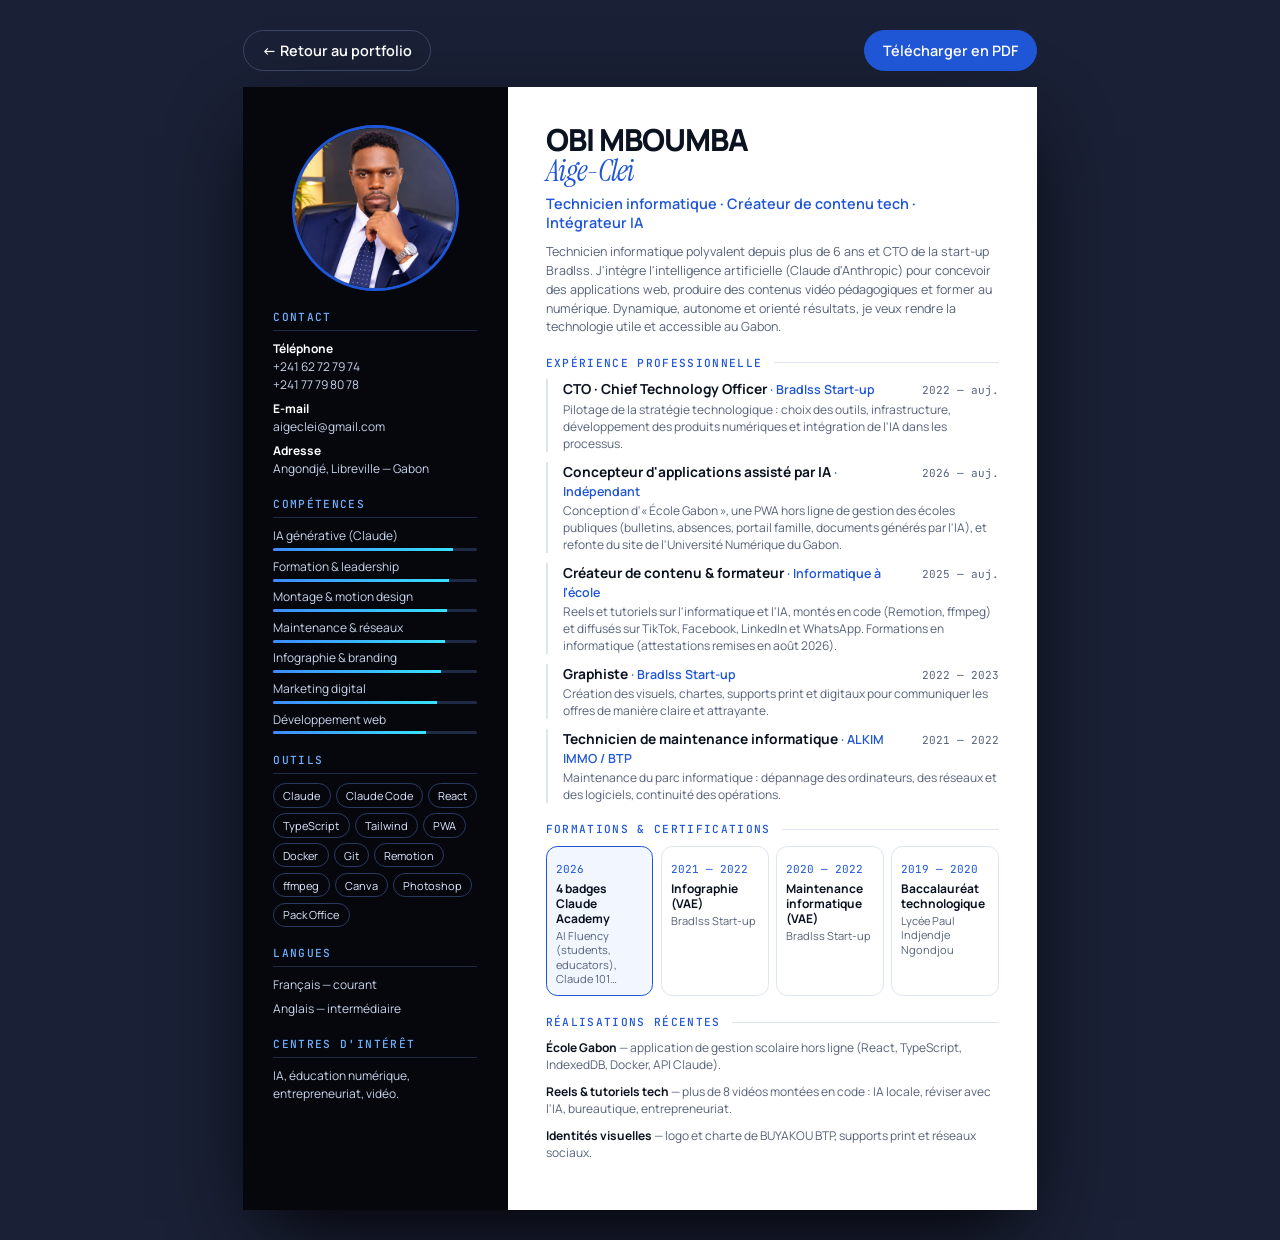
<file: cv.html>
<!doctype html>
<html lang="fr">
<head>
<meta charset="utf-8">
<meta name="viewport" content="width=device-width, initial-scale=1">
<title>CV — Aige-Clei OBI MBOUMBA</title>
<link rel="preconnect" href="https://fonts.googleapis.com">
<link rel="preconnect" href="https://fonts.gstatic.com" crossorigin>
<link rel="stylesheet" href="https://fonts.googleapis.com/css2?family=Instrument+Serif:ital@0;1&family=Manrope:wght@400;500;600;700;800&family=JetBrains+Mono:wght@400;500&display=swap">
<style>
  :root{--ink:#0b1220;--muted:#56627a;--blue:#1f56d6;--line:#dfe5f0;--side:#05070d;--side-t:#c9d4ea}
  *{box-sizing:border-box;margin:0;padding:0}
  body{background:#1a2035;font-family:Manrope,system-ui,sans-serif;color:var(--ink);padding:30px 16px}
  .tools{max-width:210mm;margin:0 auto 16px;display:flex;gap:10px;justify-content:space-between;flex-wrap:wrap}
  .tools a,.tools button{font:600 .9rem Manrope,sans-serif;padding:10px 18px;border-radius:999px;border:1px solid #3a4565;color:#fff;background:transparent;cursor:pointer;text-decoration:none}
  .tools button{background:var(--blue);border-color:var(--blue)}
  .page{width:210mm;min-height:297mm;margin:0 auto;background:#fff;display:grid;grid-template-columns:70mm 1fr;box-shadow:0 30px 80px -20px #000}
  aside{background:var(--side);color:var(--side-t);padding:10mm 8mm 8mm}
  .photo{width:44mm;aspect-ratio:1;border-radius:50%;object-fit:cover;border:3px solid var(--blue);margin:0 auto 4mm;display:block}
  aside h3{font:500 .7rem "JetBrains Mono",monospace;letter-spacing:.12em;text-transform:uppercase;color:#6fb1ff;margin:5mm 0 2.4mm;padding-bottom:1.6mm;border-bottom:1px solid #1f2a44}
  aside p,aside li{font-size:.75rem;line-height:1.5}
  aside ul{list-style:none;display:grid;gap:1.6mm}
  .c b{display:block;color:#fff;font-size:.75rem}
  .sk{margin-bottom:1.8mm}
  .sk span{display:flex;justify-content:space-between;font-size:.75rem}
  .sk i{display:block;height:3px;border-radius:3px;background:#1f2a44;margin-top:1mm;overflow:hidden}
  .sk i::after{content:"";display:block;height:100%;width:var(--w);background:linear-gradient(90deg,#3d8bff,#38e1ff)}
  .chips{display:flex;flex-wrap:wrap;gap:1.4mm}
  .chips span{font-size:.69rem;padding:1mm 2.4mm;border-radius:99px;border:1px solid #2a3a60;color:#dfe8ff}
  main{padding:10mm 10mm 8mm}
  h1{font-size:1.9rem;line-height:1;letter-spacing:-.03em;font-weight:800}
  h1 em{font-family:"Instrument Serif",serif;font-weight:400;font-style:italic;color:var(--blue)}
  .title{font-weight:600;color:var(--blue);margin:2mm 0 3mm;font-size:.9rem}
  .intro{font-size:.78rem;color:var(--muted);line-height:1.5}
  h2{font:500 .7rem "JetBrains Mono",monospace;letter-spacing:.12em;text-transform:uppercase;color:var(--blue);margin:5mm 0 2.5mm;display:flex;align-items:center;gap:3mm}
  h2::after{content:"";flex:1;height:1px;background:var(--line)}
  .job{margin-bottom:2.6mm;padding-left:4mm;border-left:2px solid var(--line)}
  .job-h{display:flex;justify-content:space-between;gap:4mm;align-items:baseline}
  .job b{font-size:.86rem}
  .job .org{color:var(--blue);font-weight:600;font-size:.78rem}
  .job time{font:.69rem "JetBrains Mono",monospace;color:var(--muted);white-space:nowrap}
  .job p{font-size:.75rem;color:var(--muted);line-height:1.42;margin-top:.6mm}
  .edu{display:grid;grid-template-columns:repeat(4,1fr);gap:2mm}
  .edu div{border:1px solid var(--line);border-radius:3mm;padding:2.4mm}
  .edu div.hl{border-color:var(--blue);background:#f2f6ff}
  .edu time{font:.69rem "JetBrains Mono",monospace;color:var(--blue)}
  .edu b{display:block;font-size:.75rem;line-height:1.25;margin:.8mm 0}
  .edu span{font-size:.69rem;line-height:1.3;display:block;color:var(--muted)}
  .projects{display:grid;gap:2.5mm}
  .projects div{font-size:.75rem;color:var(--muted);line-height:1.45}
  .projects b{color:var(--ink)}
  @media print{
    body{background:#fff;padding:0}
    .tools{display:none}
    .page{box-shadow:none;margin:0}
    @page{size:A4;margin:0}
    *{-webkit-print-color-adjust:exact;print-color-adjust:exact}
  }
  @media (max-width:820px){
    .page{width:100%;min-height:0;grid-template-columns:1fr}
    .photo{width:140px;margin-inline:auto}
    main,aside{padding:24px 18px}
    .edu{grid-template-columns:1fr}
  }
</style>
</head>
<body>
<div class="tools">
  <a href="index.html">← Retour au portfolio</a>
  <button onclick="print()">Télécharger en PDF</button>
</div>

<article class="page">
  <aside>
    <img class="photo" src="img/monsieur-obi-hero.jpg" alt="Aige-Clei OBI MBOUMBA">
    <h3>Contact</h3>
    <ul class="c">
      <li><b>Téléphone</b>+241 62 72 79 74<br>+241 77 79 80 78</li>
      <li><b>E-mail</b>aigeclei@gmail.com</li>
      <li><b>Adresse</b>Angondjé, Libreville — Gabon</li>
    </ul>
    <h3>Compétences</h3>
    <div class="sk"><span>IA générative (Claude)</span><i style="--w:88%"></i></div>
    <div class="sk"><span>Formation & leadership</span><i style="--w:86%"></i></div>
    <div class="sk"><span>Montage & motion design</span><i style="--w:85%"></i></div>
    <div class="sk"><span>Maintenance & réseaux</span><i style="--w:84%"></i></div>
    <div class="sk"><span>Infographie & branding</span><i style="--w:82%"></i></div>
    <div class="sk"><span>Marketing digital</span><i style="--w:80%"></i></div>
    <div class="sk"><span>Développement web</span><i style="--w:75%"></i></div>
    <h3>Outils</h3>
    <div class="chips"><span>Claude</span><span>Claude Code</span><span>React</span><span>TypeScript</span><span>Tailwind</span><span>PWA</span><span>Docker</span><span>Git</span><span>Remotion</span><span>ffmpeg</span><span>Canva</span><span>Photoshop</span><span>Pack Office</span></div>
    <h3>Langues</h3>
    <ul><li>Français — courant</li><li>Anglais — intermédiaire</li></ul>
    <h3>Centres d'intérêt</h3>
    <p>IA, éducation numérique, entrepreneuriat, vidéo.</p>
  </aside>

  <main>
    <h1>OBI MBOUMBA<br><em>Aige-Clei</em></h1>
    <p class="title">Technicien informatique · Créateur de contenu tech · Intégrateur IA</p>
    <p class="intro">Technicien informatique polyvalent depuis plus de 6 ans et CTO de la start-up Bradlss. J'intègre l'intelligence artificielle (Claude d'Anthropic) pour concevoir des applications web, produire des contenus vidéo pédagogiques et former au numérique. Dynamique, autonome et orienté résultats, je veux rendre la technologie utile et accessible au Gabon.</p>

    <h2>Expérience professionnelle</h2>
    <div class="job"><div class="job-h"><b>CTO · Chief Technology Officer <span class="org">· Bradlss Start-up</span></b><time>2022 — auj.</time></div>
      <p>Pilotage de la stratégie technologique : choix des outils, infrastructure, développement des produits numériques et intégration de l'IA dans les processus.</p></div>
    <div class="job"><div class="job-h"><b>Concepteur d'applications assisté par IA <span class="org">· Indépendant</span></b><time>2026 — auj.</time></div>
      <p>Conception d'« École Gabon », une PWA hors ligne de gestion des écoles publiques (bulletins, absences, portail famille, documents générés par l'IA), et refonte du site de l'Université Numérique du Gabon.</p></div>
    <div class="job"><div class="job-h"><b>Créateur de contenu & formateur <span class="org">· Informatique à l'école</span></b><time>2025 — auj.</time></div>
      <p>Reels et tutoriels sur l'informatique et l'IA, montés en code (Remotion, ffmpeg) et diffusés sur TikTok, Facebook, LinkedIn et WhatsApp. Formations en informatique (attestations remises en août 2026).</p></div>
    <div class="job"><div class="job-h"><b>Graphiste <span class="org">· Bradlss Start-up</span></b><time>2022 — 2023</time></div>
      <p>Création des visuels, chartes, supports print et digitaux pour communiquer les offres de manière claire et attrayante.</p></div>
    <div class="job"><div class="job-h"><b>Technicien de maintenance informatique <span class="org">· ALKIM IMMO / BTP</span></b><time>2021 — 2022</time></div>
      <p>Maintenance du parc informatique : dépannage des ordinateurs, des réseaux et des logiciels, continuité des opérations.</p></div>

    <h2>Formations & certifications</h2>
    <div class="edu">
      <div class="hl"><time>2026</time><b>4 badges Claude Academy</b><span>AI Fluency (students, educators), Claude 101…</span></div>
      <div><time>2021 — 2022</time><b>Infographie (VAE)</b><span>Bradlss Start-up</span></div>
      <div><time>2020 — 2022</time><b>Maintenance informatique (VAE)</b><span>Bradlss Start-up</span></div>
      <div><time>2019 — 2020</time><b>Baccalauréat technologique</b><span>Lycée Paul Indjendje Ngondjou</span></div>
    </div>

    <h2>Réalisations récentes</h2>
    <div class="projects">
      <div><b>École Gabon</b> — application de gestion scolaire hors ligne (React, TypeScript, IndexedDB, Docker, API Claude).</div>
      <div><b>Reels & tutoriels tech</b> — plus de 8 vidéos montées en code : IA locale, réviser avec l'IA, bureautique, entrepreneuriat.</div>
      <div><b>Identités visuelles</b> — logo et charte de BUYAKOU BTP, supports print et réseaux sociaux.</div>
    </div>
  </main>
</article>
</body>
</html>
</file>
